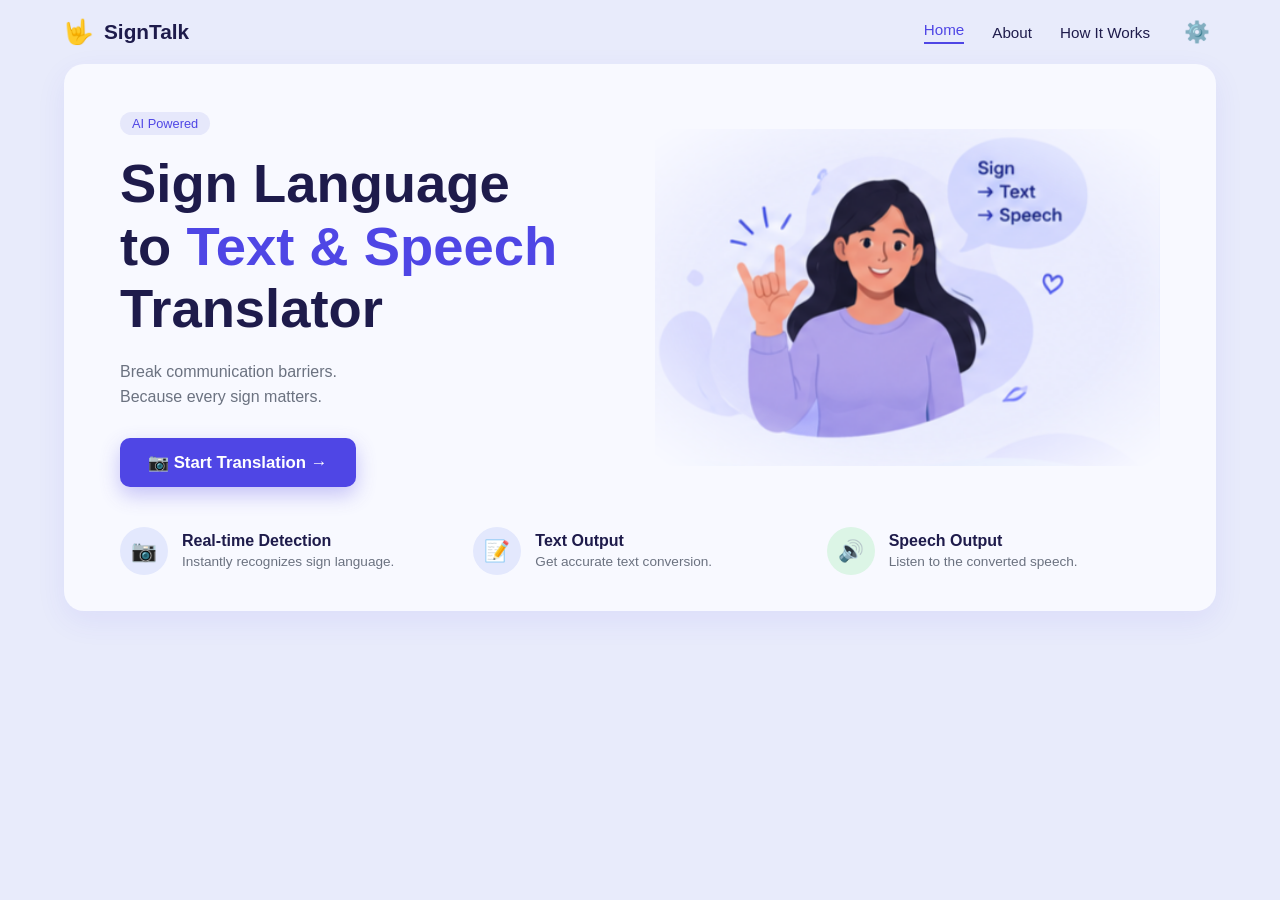
<file: index.html>
<!DOCTYPE html>
<html lang="en">
<head>
  <meta charset="UTF-8">
  <meta name="viewport" content="width=device-width, initial-scale=1.0">
  <title>SignTalk - My Sign Language Translator</title>
  <link rel="stylesheet" href="style.css">
</head>
<body data-screen="landing">

  <header class="topbar">
    <a class="logo" href="#" data-go="landing"><span class="logo-icon">🤟</span> SignTalk</a>

    <nav class="nav-landing">
      <a href="#" class="active" data-go="landing">Home</a>
      <a href="#">About</a>
      <a href="#">How It Works</a>
      <button class="icon-btn" aria-label="Settings">⚙️</button>
    </nav>

    <nav class="nav-app">
      <a href="#" data-go="landing">Home</a>
      <a href="#">History</a>
      <a href="#">Settings</a>
      <span class="avatar" aria-hidden="true">👤</span>
    </nav>
  </header>

  <!-- PAGE 1: LANDING -->
  <section id="landing" class="screen active">
    <div class="panel">
      <div class="hero">
        <div class="hero-text">
          <span class="pill">AI Powered</span>
          <h1>Sign Language<br>to <span class="accent">Text &amp; Speech</span><br>Translator</h1>
          <p>Break communication barriers.<br>Because every sign matters.</p>
          <button id="startBtn" class="btn-primary" data-go="camera">📷 Start Translation →</button>
        </div>
        <div class="hero-art">
          <img src="hero.png" alt="Illustration of a person signing"
               onerror="this.style.display='none'; this.nextElementSibling.style.display='block';">
          <div class="hero-fallback">🤟</div>
        </div>
      </div>

      <div class="features">
        <div class="feature">
          <span class="ico ico-blue">📷</span>
          <div><h3>Real-time Detection</h3><p>Instantly recognizes sign language.</p></div>
        </div>
        <div class="feature">
          <span class="ico ico-blue">📝</span>
          <div><h3>Text Output</h3><p>Get accurate text conversion.</p></div>
        </div>
        <div class="feature">
          <span class="ico ico-green">🔊</span>
          <div><h3>Speech Output</h3><p>Listen to the converted speech.</p></div>
        </div>
      </div>
    </div>
  </section>

    <!-- PAGE 2: CAMERA -->
  <section id="camera" class="screen">
    <div class="camera-layout">

      <div class="camera-main">
        <div class="camera-frame">
          <video id="video" autoplay playsinline muted></video>
          <canvas id="overlay"></canvas>
          <span class="status-pill" id="statusPill"><span class="dot"></span><span id="statusText">Camera Off</span></span>
          <div class="cam-message" id="camMessage" hidden></div>
        </div>
        <div class="camera-actions">
          <button id="cameraToggleBtn" class="btn-soft">⏹ Stop Camera</button>
                    <button id="uploadBtn" class="btn-soft">📁 Upload Video</button>
          <input type="file" id="videoFile" accept="video/*" hidden>
        </div>
      </div>

      <aside class="camera-side">
        <div class="side-card">
          <div class="side-icon">🤟</div>
          <h2>Live Translation</h2>
          <p>Show your sign in front of the camera. We'll detect and translate it for you.</p>
          <button id="captureBtn" class="btn-primary btn-block" data-go="analysis">Capture &amp; Translate →</button>
        </div>
        <div class="side-card">
          <h3>💡 Tips:</h3>
          <ul>
            <li>Keep your hand inside the frame</li>
            <li>Ensure good lighting</li>
            <li>Use clear and simple gestures</li>
            <li>Keep the background simple</li>
          </ul>
        </div>
      </aside>

    </div>
  </section>

   <!-- PAGE 3: ANALYSIS -->
  <section id="analysis" class="screen">
    <div class="analysis-wrap">
      <div class="ring-box">
        <svg class="ring" viewBox="0 0 120 120">
          <circle class="ring-bg" cx="60" cy="60" r="54"/>
          <circle class="ring-spin" cx="60" cy="60" r="54"/>
        </svg>
        <div class="ring-icon">🧠</div>
      </div>

      <h2>Analyzing...</h2>
      <p>Please wait while we process your sign.</p>
      <div class="progress"><div id="progressBar"></div></div>

      <div class="steps">
        <div class="step" id="step1"><span class="step-ico">📷</span><span>Captured</span></div>
        <span class="step-arrow">›</span>
        <div class="step" id="step2"><span class="step-ico">🧠</span><span>Analyzing</span></div>
        <span class="step-arrow">›</span>
        <div class="step" id="step3"><span class="step-ico">📄</span><span>Generating Result</span></div>
      </div>
    </div>
  </section>

    <!-- PAGE 4: RESULT -->
  <section id="result" class="screen">
    <div class="result-layout">

      <div class="result-main">
        <div class="result-top">
          <span class="complete">✅ Translation Complete!</span>
          <span class="time" id="resultTime">Today</span>
        </div>

        <div class="result-word">
          <div class="word-icon">🤚</div>
          <span class="chev">›</span>
          <div class="word-text" id="resultText">Hello</div>
        </div>

        <h3 class="speech-title">🔊 Speech Output</h3>
        <div class="player">
          <button id="playBtn" class="play-btn" aria-label="Play speech">▶</button>
          <div class="wave" id="wave"></div>
          <span class="duration" id="duration">0:00 / 0:01</span>
          <span class="vol">🔊</span>
        </div>
        <div class="voice-row">
          <label for="voiceSelect">🎙 Voice</label>
          <select id="voiceSelect"></select>
          <label for="rateSelect">Speed</label>
          <select id="rateSelect">
            <option value="0.75">Slow</option>
            <option value="0.95" selected>Normal</option>
            <option value="1.15">Fast</option>
          </select>
        </div>
        <div class="result-actions">
          <button id="playAgainBtn" class="btn-primary">🔁 Play Again</button>
          <button class="btn-soft" data-go="camera">🔄 New Translation</button>
        </div>
      </div>

      <aside class="result-side">
        <div class="side-card">
          <h3>🤟 Detected Sign</h3>
          <div class="detected-pill" id="detectedPill">Hello</div>
        </div>
        <div class="side-card">
          <h3>🕘 Recent Translations</h3>
          <ul class="history" id="historyList"></ul>
        </div>
      </aside>

    </div>
  </section>
    <script src="recognizer.js"></script>
  <script src="hands.js"></script>
  <script src="script.js"></script>
</body>
</html>
</file>
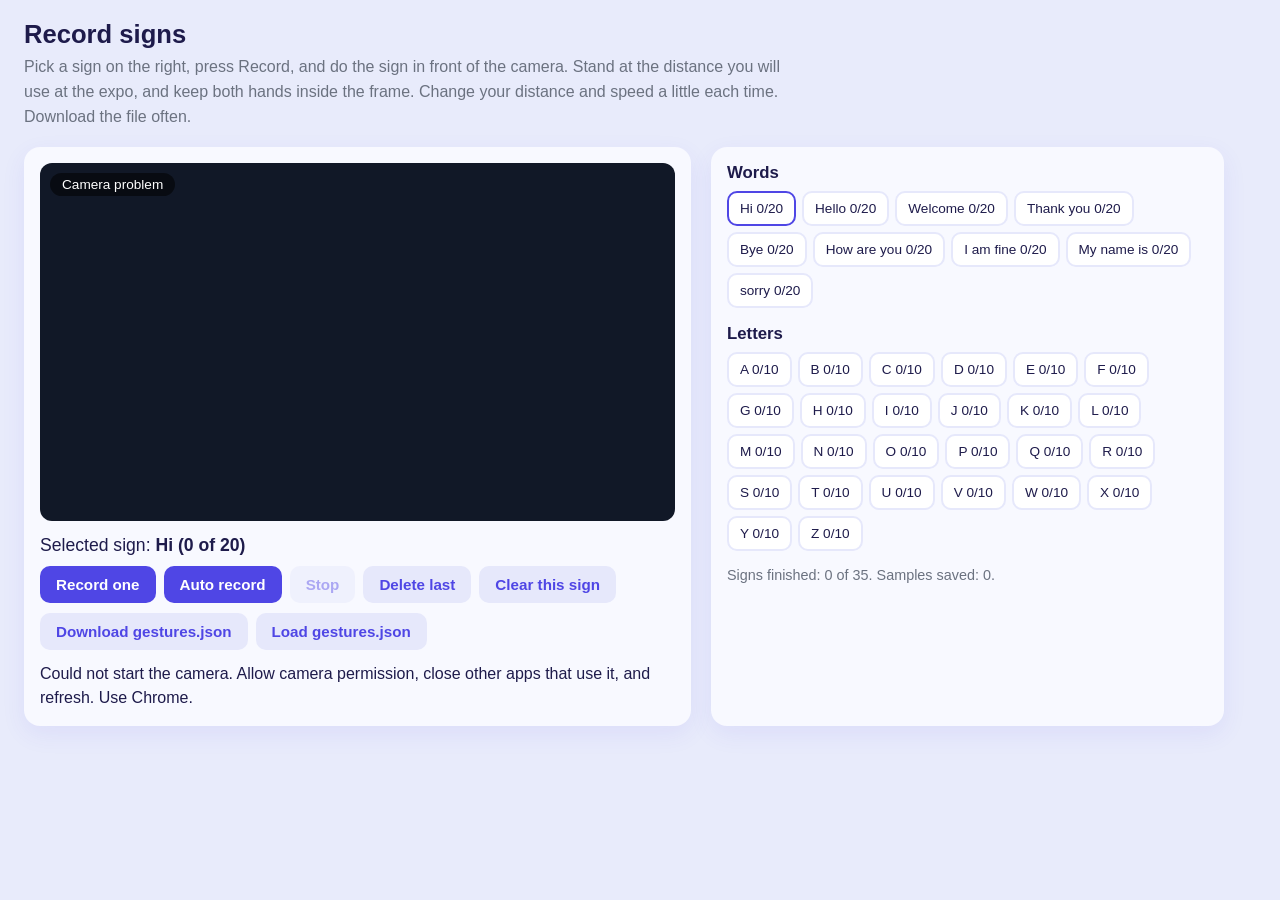
<file: record.html>
<!DOCTYPE html>
<html lang="en">
<head>
  <meta charset="UTF-8">
  <meta name="viewport" content="width=device-width, initial-scale=1.0">
  <title>SignTalk - Record signs</title>
  <style>
    :root { --primary:#4f46e5; --primary-dark:#4338ca; --ink:#1e1b4b; --muted:#6b7280; --bg:#e8ebfb; --panel:#f8f9ff; }
    * { box-sizing:border-box; }
    body { margin:0; padding:20px 24px 40px; font-family:"Segoe UI",Arial,sans-serif; color:var(--ink); background:var(--bg); }
    h1 { margin:0 0 6px; font-size:1.6rem; }
    .tip { margin:0 0 18px; max-width:760px; color:var(--muted); line-height:1.55; }
    .layout { display:grid; grid-template-columns:minmax(0,1.3fr) minmax(0,1fr); gap:20px; max-width:1200px; }
    .card { background:var(--panel); border-radius:16px; padding:16px; box-shadow:0 8px 24px rgba(79,70,229,.08); }
    .frame { position:relative; width:100%; aspect-ratio:16/9; background:#111827; border-radius:12px; overflow:hidden; }
    .frame video, .frame canvas { position:absolute; inset:0; width:100%; height:100%; object-fit:cover; transform:scaleX(-1); }
    #banner { position:absolute; inset:0; display:grid; place-items:center; padding:12px; text-align:center;
              font-size:clamp(1.6rem,5vw,3rem); font-weight:700; color:#fff; text-shadow:0 2px 12px rgba(0,0,0,.8); pointer-events:none; }
    #handInfo { position:absolute; top:10px; left:10px; z-index:2; background:rgba(0,0,0,.55); color:#fff;
                padding:4px 12px; border-radius:999px; font-size:.85rem; }
    .selected-line { margin:14px 0 4px; font-size:1.1rem; }
    .controls { display:flex; flex-wrap:wrap; gap:8px; margin-top:10px; }
    button { border:none; border-radius:10px; padding:10px 16px; font-size:.95rem; font-weight:600; cursor:pointer;
             background:#e6e8fb; color:var(--primary); font-family:inherit; }
    button:hover:not(:disabled) { background:#d9dcf7; }
    button.primary { background:var(--primary); color:#fff; }
    button.primary:hover:not(:disabled) { background:var(--primary-dark); }
    button:disabled { opacity:.45; cursor:not-allowed; }
    button:focus-visible, label.file:focus-within { outline:3px solid var(--primary); outline-offset:2px; }
    label.file { display:inline-block; border-radius:10px; padding:10px 16px; font-size:.95rem; font-weight:600; cursor:pointer;
                 background:#e6e8fb; color:var(--primary); }
    label.file input { position:absolute; opacity:0; width:1px; height:1px; }
    #msg { min-height:48px; margin:12px 0 0; line-height:1.5; }
    h2 { margin:0 0 8px; font-size:1.05rem; }
    .grid { display:flex; flex-wrap:wrap; gap:6px; margin-bottom:16px; }
    .grid button { padding:8px 11px; font-size:.85rem; background:#fff; border:2px solid #e6e8fb; color:var(--ink); font-weight:500; }
    .grid button.sel { border-color:var(--primary); }
    .grid button.done { background:#dcf5e6; color:#15803d; }
    #total { color:var(--muted); font-size:.9rem; margin:0; }
    @media (max-width:900px) { .layout { grid-template-columns:1fr; } }
  </style>
</head>
<body>
  <h1>Record signs</h1>
  <p class="tip">
    Pick a sign on the right, press Record, and do the sign in front of the camera.
    Stand at the distance you will use at the expo, and keep both hands inside the frame.
    Change your distance and speed a little each time. Download the file often.
  </p>

  <div class="layout">
    <div class="card">
      <div class="frame">
        <video id="video" autoplay playsinline muted></video>
        <canvas id="overlay"></canvas>
        <span id="handInfo">Starting camera…</span>
        <div id="banner"></div>
      </div>

      <p class="selected-line">Selected sign: <strong id="current"></strong></p>
      <div class="controls">
        <button id="recordBtn" class="primary">Record one</button>
        <button id="autoBtn" class="primary">Auto record</button>
        <button id="stopBtn" disabled>Stop</button>
        <button id="undoBtn">Delete last</button>
        <button id="clearBtn">Clear this sign</button>
      </div>
      <div class="controls">
        <button id="downloadBtn">Download gestures.json</button>
        <label class="file">Load gestures.json<input id="loadInput" type="file" accept=".json,application/json"></label>
      </div>
      <p id="msg"></p>
    </div>

    <div class="card">
      <h2>Words</h2>
      <div class="grid" id="wordList"></div>
      <h2>Letters</h2>
      <div class="grid" id="letterList"></div>
      <p id="total"></p>
    </div>
  </div>

<script>
// ---------- Settings ----------
const WORDS = ["Hi", "Hello", "Welcome", "Thank you", "Bye", "How are you", "I am fine", "My name is","sorry"];
const LETTERS = "ABCDEFGHIJKLMNOPQRSTUVWXYZ".split("");
const TARGET = { word: 20, letter: 10 };          // samples wanted per sign
const DURATION = { word: 2000, letter: 1000 };    // recording length in ms
const FRAMES = 12;                                // frames kept per sample
const STORE_KEY = "signtalkGestures";

// ---------- Page elements ----------
const video = document.getElementById("video");
const canvas = document.getElementById("overlay");
const ctx = canvas.getContext("2d");
const bannerEl = document.getElementById("banner");
const handInfo = document.getElementById("handInfo");
const msgEl = document.getElementById("msg");
const totalEl = document.getElementById("total");
const currentEl = document.getElementById("current");
const recordBtn = document.getElementById("recordBtn");
const autoBtn = document.getElementById("autoBtn");
const stopBtn = document.getElementById("stopBtn");
const undoBtn = document.getElementById("undoBtn");
const clearBtn = document.getElementById("clearBtn");
const downloadBtn = document.getElementById("downloadBtn");
const loadInput = document.getElementById("loadInput");

let samples = loadSamples();
let selected = WORDS[0];
let busy = false;
let stopFlag = false;
let recording = null;

function kindOf(label) { return WORDS.includes(label) ? "word" : "letter"; }
function count(label) { return samples.filter(s => s.label === label).length; }
function msg(text) { msgEl.textContent = text; }
function banner(text) { bannerEl.textContent = text; }
function sleep(ms) { return new Promise(r => setTimeout(r, ms)); }

// ---------- Saving in the browser ----------
function loadSamples() {
  try {
    const d = JSON.parse(localStorage.getItem(STORE_KEY));
    return (d && Array.isArray(d.samples)) ? d.samples : [];
  } catch (e) { return []; }
}
function saveSamples() {
  try {
    localStorage.setItem(STORE_KEY, JSON.stringify({ version: 1, frames: FRAMES, samples }));
  } catch (e) {
    msg("The browser could not store more data. Press Download gestures.json now.");
  }
}

// ---------- Sign lists ----------
function fill(id, labels) {
  const box = document.getElementById(id);
  box.innerHTML = "";
  labels.forEach(label => {
    const b = document.createElement("button");
    b.textContent = label + "  " + count(label) + "/" + TARGET[kindOf(label)];
    if (label === selected) b.classList.add("sel");
    if (count(label) >= TARGET[kindOf(label)]) b.classList.add("done");
    b.addEventListener("click", () => {
      if (busy) return;
      selected = label;
      renderLists();
      showHowTo();
    });
    box.appendChild(b);
  });
}

function renderLists() {
  fill("wordList", WORDS);
  fill("letterList", LETTERS);
  const all = [...WORDS, ...LETTERS];
  const done = all.filter(l => count(l) >= TARGET[kindOf(l)]).length;
  totalEl.textContent = "Signs finished: " + done + " of " + all.length + ". Samples saved: " + samples.length + ".";
  currentEl.textContent = selected + " (" + count(selected) + " of " + TARGET[kindOf(selected)] + ")";
}

function showHowTo() {
  msg(kindOf(selected) === "word"
    ? "Word: after GO, do the whole sign within 2 seconds."
    : "Letter: after GO, hold the letter still for 1 second.");
}

function setButtons() {
  recordBtn.disabled = busy;
  autoBtn.disabled = busy;
  undoBtn.disabled = busy;
  clearBtn.disabled = busy;
  stopBtn.disabled = !busy;
}

// ---------- Camera and hand tracking (up to 2 hands) ----------
const CDN = "https://cdn.jsdelivr.net/npm/@mediapipe/tasks-vision@0.10.14";
const MODEL = "https://storage.googleapis.com/mediapipe-models/hand_landmarker/hand_landmarker/float16/1/hand_landmarker.task";
const CONNECTIONS = [[0,1],[1,2],[2,3],[3,4],[0,5],[5,6],[6,7],[7,8],[5,9],[9,10],[10,11],[11,12],
  [9,13],[13,14],[14,15],[15,16],[13,17],[17,18],[18,19],[19,20],[0,17]];
let handLandmarker = null;
let lastVideoTime = -1;

async function startCamera() {
  try {
    const stream = await navigator.mediaDevices.getUserMedia({ video: { width: 640, height: 480 }, audio: false });
    video.srcObject = stream;
  } catch (err) {
    console.error(err);
    handInfo.textContent = "Camera problem";
    msg("Could not start the camera. Allow camera permission, close other apps that use it, and refresh. Use Chrome.");
    return;
  }
  handInfo.textContent = "Loading hand tracking…";
  try {
    const { FilesetResolver, HandLandmarker } = await import(CDN + "/vision_bundle.mjs");
    const fileset = await FilesetResolver.forVisionTasks(CDN + "/wasm");
    handLandmarker = await HandLandmarker.createFromOptions(fileset, {
      baseOptions: { modelAssetPath: MODEL },
      runningMode: "VIDEO",
      numHands: 2
    });
  } catch (err) {
    console.error(err);
    handInfo.textContent = "Hand tracking failed";
    msg("Hand tracking could not load. Check your internet connection and refresh.");
    return;
  }
  detectLoop();
}

// Turn detected hands into simple number lists (x, y for 21 points each), left-most hand first
function packHands(landmarks) {
  return landmarks
    .map(hand => hand.flatMap(p => [Math.round(p.x * 1000) / 1000, Math.round(p.y * 1000) / 1000]))
    .sort((a, b) => a[0] - b[0]);
}

function detectLoop() {
  if (video.readyState >= 2 && video.currentTime !== lastVideoTime) {
    lastVideoTime = video.currentTime;
    const result = handLandmarker.detectForVideo(video, performance.now());
    const landmarks = result.landmarks || [];
    drawHands(landmarks);
    if (recording) recording.frames.push({ t: performance.now(), hands: packHands(landmarks) });
  }
  requestAnimationFrame(detectLoop);
}

function drawHands(hands) {
  canvas.width = video.videoWidth;
  canvas.height = video.videoHeight;
  ctx.clearRect(0, 0, canvas.width, canvas.height);
  hands.forEach(hand => {
    ctx.strokeStyle = "#a78bfa";
    ctx.lineWidth = 3;
    CONNECTIONS.forEach(([a, b]) => {
      ctx.beginPath();
      ctx.moveTo(hand[a].x * canvas.width, hand[a].y * canvas.height);
      ctx.lineTo(hand[b].x * canvas.width, hand[b].y * canvas.height);
      ctx.stroke();
    });
    ctx.fillStyle = "#22c55e";
    hand.forEach(p => {
      ctx.beginPath();
      ctx.arc(p.x * canvas.width, p.y * canvas.height, 4, 0, Math.PI * 2);
      ctx.fill();
    });
  });
  handInfo.textContent = hands.length === 0 ? "No hand seen" : hands.length === 1 ? "1 hand seen" : "2 hands seen";
}

// ---------- Recording ----------
async function recordOne(label, countdown) {
  const kind = kindOf(label);
  for (let n = countdown; n > 0; n--) {
    if (stopFlag) { banner(""); return false; }
    banner(String(n));
    await sleep(1000);
  }
  if (stopFlag) { banner(""); return false; }

  banner("GO: " + label);
  const rec = { start: performance.now(), frames: [] };
  recording = rec;
  await sleep(DURATION[kind]);
  recording = null;
  banner("");
  if (stopFlag) return false;

  const fr = rec.frames;
    if (fr.length < 4) {
    msg("The camera is too slow. Close other apps and try again.");
    return false;
  }
  const seen = fr.filter(f => f.hands.length > 0).length;
  if (seen / fr.length < 0.5) {
    msg("Your hands were not seen clearly. Keep both hands inside the frame and try again.");
    return false;
  }

  // Keep FRAMES evenly spaced frames from the recording
  const out = [];
  for (let i = 0; i < FRAMES; i++) {
    const target = rec.start + ((i + 0.5) / FRAMES) * DURATION[kind];
    let best = fr[0];
    for (const f of fr) {
      if (Math.abs(f.t - target) < Math.abs(best.t - target)) best = f;
    }
    out.push(best.hands);
  }
  samples.push({ label, kind, frames: out });
  saveSamples();
  renderLists();
  msg("Saved sample " + count(label) + " for " + label + ".");
  return true;
}

async function recordManual() {
  if (busy) return;
  busy = true; stopFlag = false; setButtons();
  await recordOne(selected, 3);
  busy = false; setButtons();
}

async function recordAuto() {
  if (busy) return;
  busy = true; stopFlag = false; setButtons();
  const label = selected;
  const goal = TARGET[kindOf(label)];
  while (!stopFlag && count(label) < goal) {
    const ok = await recordOne(label, 2);
    if (!ok && !stopFlag) await sleep(1000);
  }
  banner("");
  busy = false; setButtons();
  if (count(label) >= goal) msg(label + " is done. Pick the next sign.");
  else msg("Stopped.");
}

recordBtn.addEventListener("click", recordManual);
autoBtn.addEventListener("click", recordAuto);
stopBtn.addEventListener("click", () => { stopFlag = true; });

undoBtn.addEventListener("click", () => {
  for (let i = samples.length - 1; i >= 0; i--) {
    if (samples[i].label === selected) { samples.splice(i, 1); break; }
  }
  saveSamples(); renderLists();
  msg("Deleted the last sample of " + selected + ".");
});

clearBtn.addEventListener("click", () => {
  if (!confirm("Delete all " + count(selected) + " samples of " + selected + "?")) return;
  samples = samples.filter(s => s.label !== selected);
  saveSamples(); renderLists();
  msg("Cleared " + selected + ".");
});

// ---------- Download and load ----------
downloadBtn.addEventListener("click", () => {
  const data = JSON.stringify({ version: 1, frames: FRAMES, samples });
  const url = URL.createObjectURL(new Blob([data], { type: "application/json" }));
  const a = document.createElement("a");
  a.href = url;
  a.download = "gestures.json";
  a.click();
  URL.revokeObjectURL(url);
  msg("Downloaded gestures.json. Save it in your sign-translator folder.");
});

loadInput.addEventListener("change", () => {
  const file = loadInput.files[0];
  if (!file) return;
  const reader = new FileReader();
  reader.onload = () => {
    try {
      const d = JSON.parse(reader.result);
      if (!d || !Array.isArray(d.samples)) throw new Error("bad file");
      samples = samples.concat(d.samples);
      saveSamples(); renderLists();
      msg("Added " + d.samples.length + " samples from the file.");
    } catch (e) {
      msg("That file is not a valid gestures.json.");
    }
    loadInput.value = "";
  };
  reader.readAsText(file);
});

// ---------- Start ----------
renderLists();
setButtons();
showHowTo();
startCamera();
</script>
</body>
</html>
</file>
<file: style.css>
:root { --primary:#4f46e5; --primary-dark:#4338ca; --ink:#1e1b4b; --muted:#6b7280;
        --bg:#e8ebfb; --panel:#f8f9ff; --radius:20px; }
* { box-sizing:border-box; }
body { margin:0; font-family:"Segoe UI",Arial,sans-serif; color:var(--ink); min-height:100vh; background:var(--bg); }
body.dark { background:linear-gradient(160deg,#1b1f5e,#0f1440); color:#fff; }
button:focus-visible, a:focus-visible { outline:3px solid var(--primary); outline-offset:3px; }

/* Header */
.topbar { max-width:1200px; margin:0 auto; padding:18px 24px; display:flex; justify-content:space-between; align-items:center; }
.logo { display:flex; align-items:center; gap:10px; font-weight:700; font-size:1.3rem; text-decoration:none; color:inherit; }
.logo-icon { font-size:1.5rem; }
.nav-landing, .nav-app { display:flex; gap:28px; align-items:center; }
nav a { text-decoration:none; color:inherit; font-size:.95rem; }
nav a:hover { color:var(--primary); }
nav a.active { color:var(--primary); border-bottom:2px solid var(--primary); padding-bottom:4px; }
.icon-btn { background:none; border:none; font-size:1.3rem; cursor:pointer; }
.avatar { width:38px; height:38px; border-radius:50%; background:#dfe3fb; display:grid; place-items:center; }
body[data-screen="landing"] .nav-app { display:none; }
body:not([data-screen="landing"]) .nav-landing { display:none; }

/* Screens */
.screen { display:none; max-width:1200px; margin:0 auto; padding:0 24px 40px; }
.screen.active { display:block; animation:fadeIn .5s ease; }
@keyframes fadeIn { from{opacity:0; transform:translateY(12px)} to{opacity:1; transform:none} }
@keyframes float { 0%,100%{transform:translateY(0)} 50%{transform:translateY(-12px)} }

/* Landing */
.panel { background:var(--panel); border-radius:var(--radius); padding:48px 56px 36px; box-shadow:0 10px 30px rgba(79,70,229,.08); }
.hero { display:grid; grid-template-columns:1fr 1fr; gap:30px; align-items:center; }
.pill { display:inline-block; background:#e6e8fb; color:var(--primary); font-size:.8rem; padding:4px 12px; border-radius:999px; margin-bottom:18px; }
.hero h1 { font-size:clamp(2.2rem,4.5vw,3.4rem); line-height:1.15; margin:0 0 18px; }
.accent { color:var(--primary); }
.hero p { color:var(--muted); line-height:1.6; margin:0 0 28px; }
.hero-art { text-align:center; }
.hero-art img { width:100%; max-width:520px; mix-blend-mode:multiply; animation:float 5s ease-in-out infinite;
  -webkit-mask-image:radial-gradient(ellipse at center, #000 60%, transparent 98%);
  mask-image:radial-gradient(ellipse at center, #000 60%, transparent 98%); }
.hero-fallback { display:none; font-size:9rem; animation:float 4s ease-in-out infinite; }

.btn-primary { display:inline-flex; align-items:center; gap:10px; padding:14px 28px; font-size:1.05rem; font-weight:600;
               color:#fff; background:var(--primary); border:none; border-radius:10px; cursor:pointer;
               box-shadow:0 8px 20px rgba(79,70,229,.3); transition:transform .2s, background .2s; }
.btn-primary:hover { background:var(--primary-dark); transform:translateY(-2px); }

.features { display:grid; grid-template-columns:repeat(3,1fr); gap:20px; margin-top:40px; }
.feature { display:flex; align-items:center; gap:14px; }
.ico { width:48px; height:48px; border-radius:50%; display:grid; place-items:center; font-size:1.3rem; flex-shrink:0; }
.ico-blue { background:#e3e8fd; } .ico-green { background:#dcf5e6; }
.feature h3 { margin:0 0 4px; font-size:1rem; }
.feature p { margin:0; color:var(--muted); font-size:.85rem; }

/* Temporary placeholder cards */
.placeholder { max-width:700px; margin:60px auto; text-align:center; padding:40px; background:var(--panel);
               border-radius:var(--radius); box-shadow:0 10px 30px rgba(79,70,229,.08); }
body.dark .placeholder { background:rgba(255,255,255,.08); }

/* Mobile */
@media (max-width:800px) {
  .panel { padding:28px 20px; }
  .hero { grid-template-columns:1fr; text-align:center; }
  .features { grid-template-columns:1fr; }
  .nav-landing a, .nav-app a { display:none; }
}
/* Camera page */
.camera-layout { display:grid; grid-template-columns:1fr 340px; gap:24px; }
.camera-main, .side-card { background:var(--panel); border-radius:var(--radius); box-shadow:0 10px 30px rgba(79,70,229,.08); }
.camera-main { padding:20px; }
.camera-frame { position:relative; width:100%; aspect-ratio:16/9; background:#111827; border-radius:16px; overflow:hidden; }
.camera-frame video, .camera-frame canvas { position:absolute; inset:0; width:100%; height:100%; object-fit:cover; transform:scaleX(-1); }

.status-pill { position:absolute; top:14px; left:14px; z-index:2; display:flex; align-items:center; gap:8px;
               padding:6px 14px; border-radius:999px; background:rgba(255,255,255,.92); color:var(--ink);
               font-size:.85rem; font-weight:600; }
.dot { width:10px; height:10px; border-radius:50%; background:#9ca3af; }
.status-pill.on .dot { background:#22c55e; box-shadow:0 0 0 4px rgba(34,197,94,.25); animation:pulse 1.5s infinite; }
@keyframes pulse { 50% { box-shadow:0 0 0 8px rgba(34,197,94,0); } }

.cam-message { position:absolute; inset:0; z-index:1; display:grid; place-items:center; text-align:center;
               color:#fff; padding:24px; line-height:1.6; }
.cam-message[hidden] { display:none; }

.camera-actions { text-align:center; margin-top:16px; }
.btn-soft { padding:12px 28px; border:none; border-radius:10px; background:#e6e8fb; color:var(--primary);
            font-size:1rem; font-weight:600; cursor:pointer; }
.btn-soft:hover { background:#d9dcf7; }

.camera-side { display:flex; flex-direction:column; gap:20px; }
.side-card { padding:24px; }
.side-icon { width:52px; height:52px; border-radius:14px; background:#e6e8fb; display:grid; place-items:center; font-size:1.6rem; margin-bottom:12px; }
.side-card h2 { margin:0 0 8px; font-size:1.4rem; }
.side-card h3 { margin:0 0 10px; }
.side-card p { color:var(--muted); line-height:1.5; margin:0 0 20px; }
.side-card ul { margin:0; padding-left:20px; color:var(--muted); line-height:1.9; font-size:.92rem; }
.btn-block { width:100%; justify-content:center; }

@media (max-width:900px) { .camera-layout { grid-template-columns:1fr; } }
/* Analysis page */
.analysis-wrap { max-width:600px; margin:40px auto 0; text-align:center; }
.ring-box { position:relative; width:170px; height:170px; margin:0 auto 24px; }
.ring { width:100%; height:100%; }
.ring circle { fill:none; stroke-width:5; }
.ring-bg { stroke:rgba(255,255,255,.12); }
.ring-spin { stroke:#818cf8; stroke-linecap:round; stroke-dasharray:110 230;
             transform-box:fill-box; transform-origin:center; animation:spin 1.6s linear infinite; }
@keyframes spin { to { transform:rotate(360deg); } }
.ring-icon { position:absolute; inset:0; display:grid; place-items:center; font-size:3.4rem; animation:pulseIcon 1.6s ease-in-out infinite; }
@keyframes pulseIcon { 50% { transform:scale(1.1); } }

.analysis-wrap h2 { font-size:2rem; margin:0 0 8px; }
.analysis-wrap p { color:#c7d2fe; margin:0 0 24px; }
.progress { height:8px; background:rgba(255,255,255,.12); border-radius:999px; overflow:hidden; max-width:360px; margin:0 auto 40px; }
#progressBar { height:100%; width:0%; background:linear-gradient(90deg,#6366f1,#a5b4fc); transition:width .4s ease; }

.steps { display:flex; justify-content:center; align-items:center; gap:18px; flex-wrap:wrap; }
.step { display:flex; flex-direction:column; align-items:center; gap:8px; font-size:.85rem; color:#a5b4fc; opacity:.5; transition:.3s; }
.step-ico { width:56px; height:56px; border-radius:50%; background:rgba(255,255,255,.1); display:grid; place-items:center; font-size:1.4rem; }
.step.active { opacity:1; color:#fff; }
.step.active .step-ico { background:#4f46e5; animation:pulseStep 1.2s infinite; }
.step.done { opacity:1; }
.step.done .step-ico { background:rgba(34,197,94,.3); }
.step-arrow { color:#818cf8; font-size:1.6rem; }
@keyframes pulseStep { 0%,100% { box-shadow:0 0 0 0 rgba(129,140,248,.5); } 50% { box-shadow:0 0 0 12px rgba(129,140,248,0); } }

/* Result page */
.result-layout { display:grid; grid-template-columns:1fr 340px; gap:24px; }
.result-main { background:var(--panel); border-radius:var(--radius); padding:28px; box-shadow:0 10px 30px rgba(79,70,229,.08); }
.result-top { display:flex; justify-content:space-between; align-items:center; margin-bottom:20px; flex-wrap:wrap; gap:8px; }
.complete { color:#15803d; font-weight:700; }
.time { color:var(--muted); font-size:.85rem; }

.result-word { display:flex; align-items:center; gap:18px; padding:24px; background:#eceefe; border-radius:16px; margin-bottom:28px; animation:pop .5s ease; }
.word-icon { width:64px; height:64px; border-radius:50%; background:#e0e3fb; display:grid; place-items:center; font-size:2rem; flex-shrink:0; }
.chev { color:var(--primary); font-size:1.6rem; }
.word-text { font-size:clamp(2rem,5vw,3rem); font-weight:700; word-break:break-word; }
@keyframes pop { from { opacity:0; transform:scale(.95); } to { opacity:1; transform:none; } }

.speech-title { margin:0 0 12px; font-size:1rem; color:var(--muted); }
.player { display:flex; align-items:center; gap:14px; background:#f0f1fd; border-radius:14px; padding:12px 16px; }
.play-btn { width:44px; height:44px; border-radius:50%; border:none; background:var(--primary); color:#fff; font-size:1rem; cursor:pointer; flex-shrink:0; }
.play-btn:hover { background:var(--primary-dark); }
.wave { flex:1; display:flex; align-items:center; gap:3px; height:40px; }
.wave span { flex:1; max-width:5px; background:#a5b4fc; border-radius:3px; }
.wave.playing span { background:var(--primary); animation:bounceBar .8s ease-in-out infinite; }
@keyframes bounceBar { 50% { transform:scaleY(.35); } }
.duration { color:var(--muted); font-size:.8rem; white-space:nowrap; }
.vol { font-size:1.1rem; }

.result-actions { display:flex; gap:14px; margin-top:24px; flex-wrap:wrap; }
.result-actions .btn-primary, .result-actions .btn-soft { flex:1; justify-content:center; min-width:150px; }

.result-side { display:flex; flex-direction:column; gap:20px; }
.detected-pill { background:#eceefe; color:var(--primary); font-weight:600; padding:10px 16px; border-radius:10px; }
.history { list-style:none; margin:0; padding:0; }
.history li { display:flex; justify-content:space-between; gap:10px; padding:12px 0; border-bottom:1px solid #e5e7f5; }
.history li:last-child { border-bottom:none; }
.h-time { color:var(--muted); font-size:.8rem; white-space:nowrap; }
.history .empty { color:var(--muted); justify-content:center; }

@media (max-width:900px) { .result-layout { grid-template-columns:1fr; } }

/* Voice selection */
.voice-row { display:flex; align-items:center; gap:10px; flex-wrap:wrap; margin-top:16px; font-size:.9rem; color:var(--muted); }
.voice-row select { padding:8px 10px; border:1px solid #d8dbf5; border-radius:8px; background:#fff; color:var(--ink); font-size:.9rem; max-width:100%; }
#voiceSelect { flex:1; min-width:180px; }

.voice-row { display:none; }

/* Upload video */
.camera-actions { display:flex; justify-content:center; gap:12px; flex-wrap:wrap; }
.camera-frame.uploaded video, .camera-frame.uploaded canvas { transform:none; }
.camera-frame.uploaded video { object-fit:contain; }
</file>
